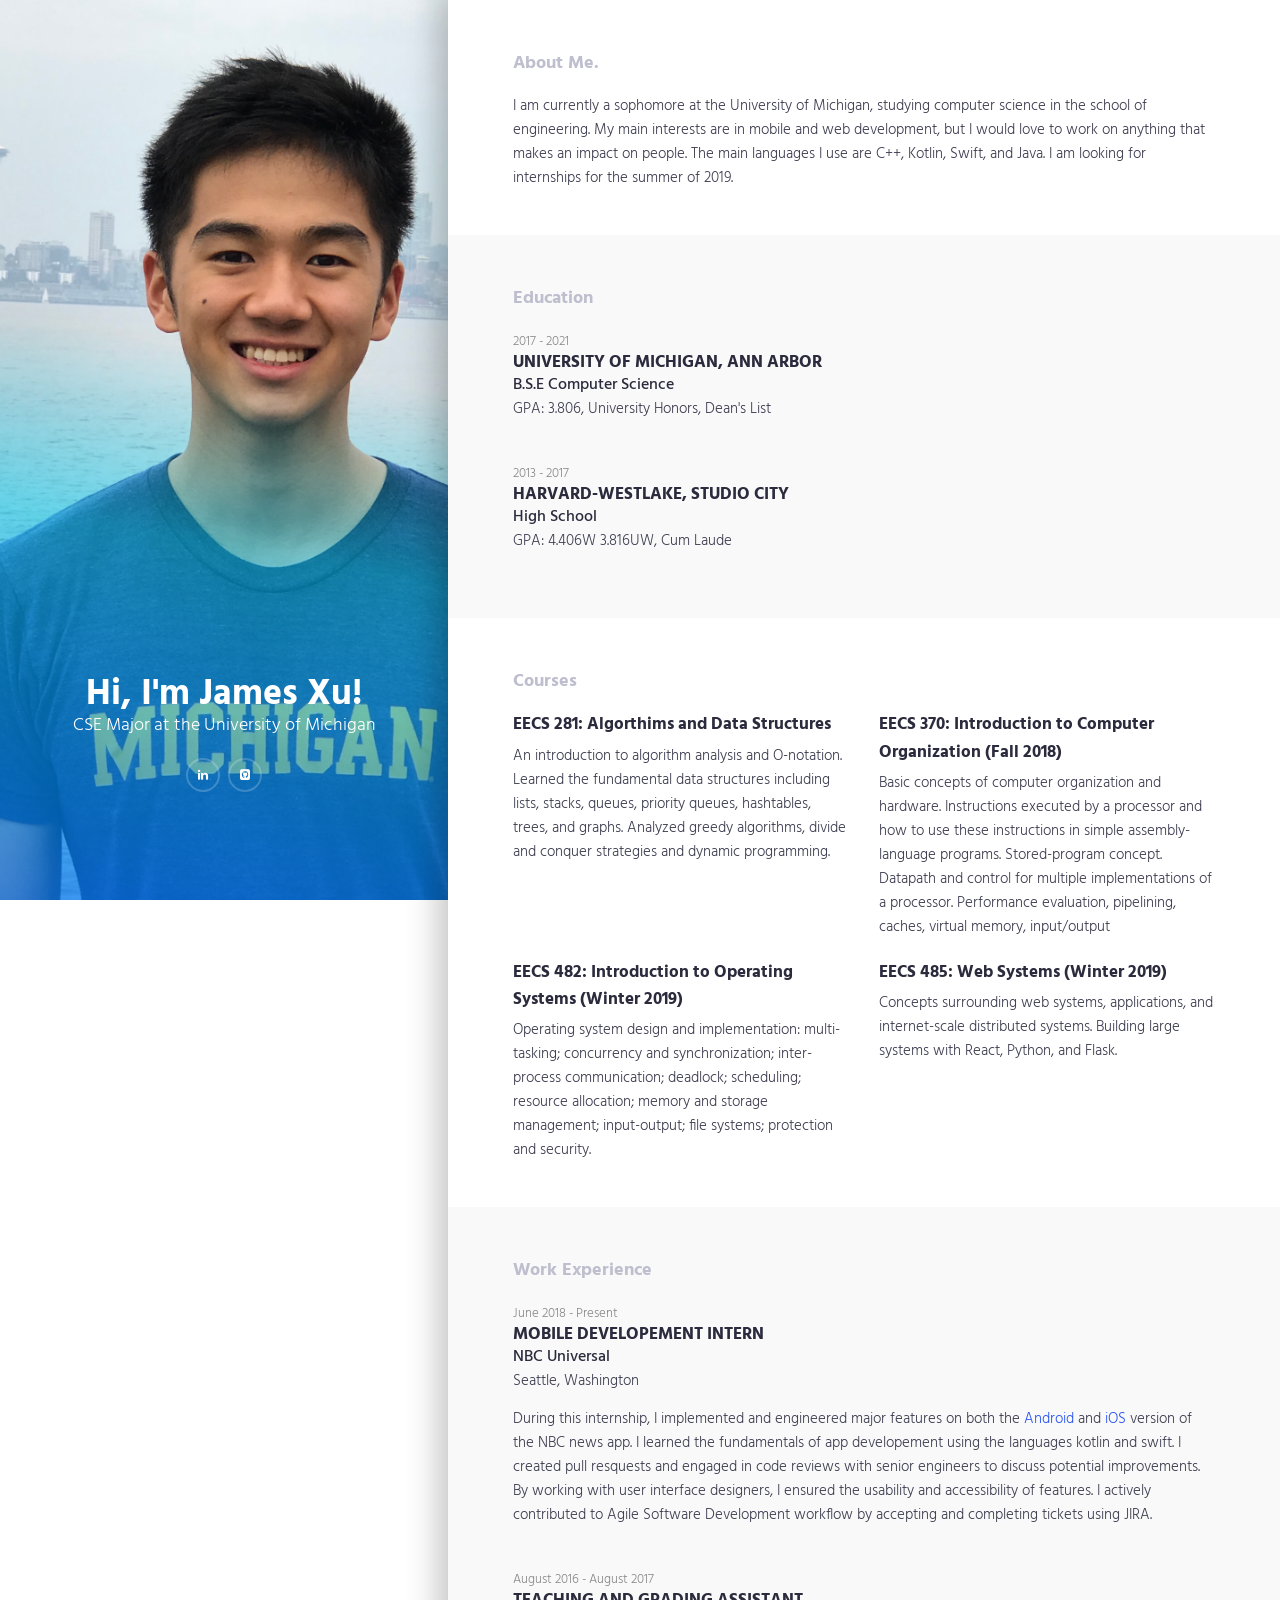
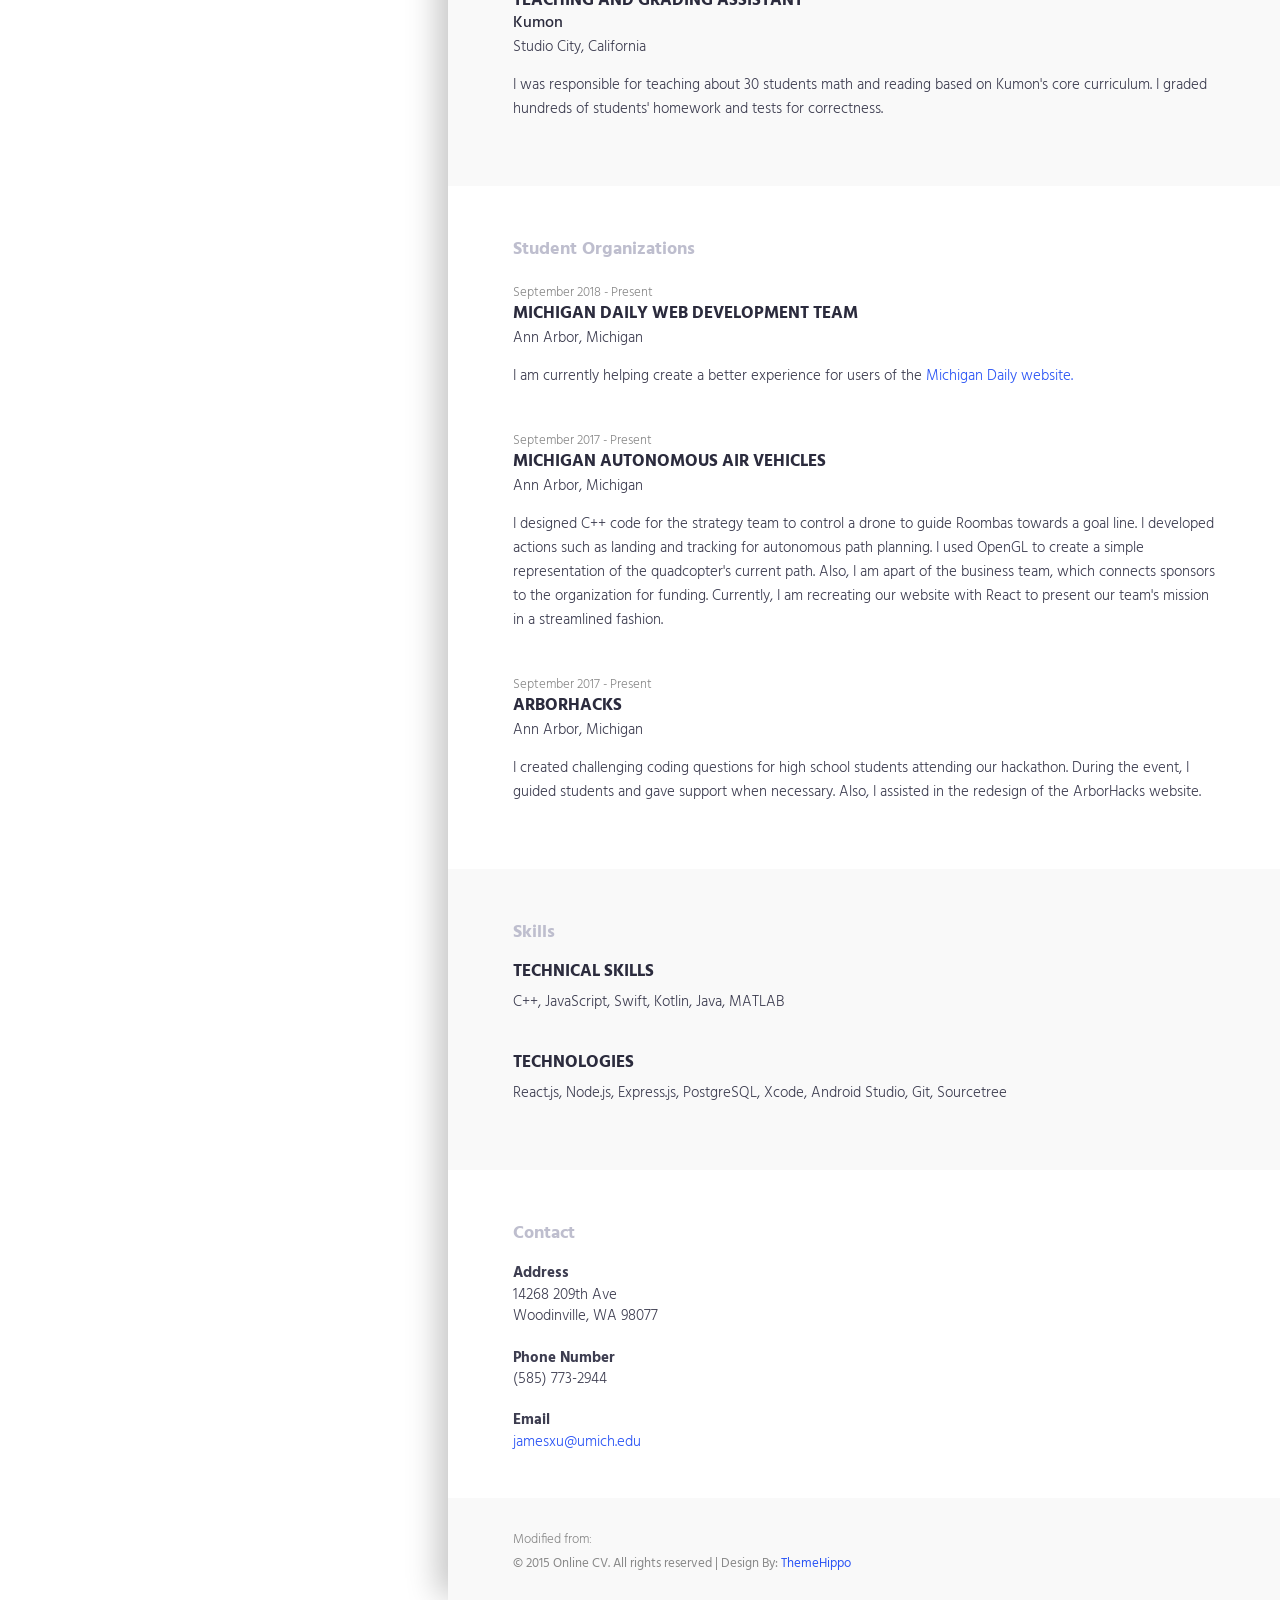
<file: index.html>
<!DOCTYPE html>
<html>
<head>
    <meta charset="utf-8">
    <meta http-equiv="X-UA-Compatible" content="IE=edge">
    <meta name="viewport" content="width=device-width, initial-scale=1">
    <!-- The above 3 meta tags *must* come first in the head; any other head content must come *after* these tags -->
    <title>James Xu</title>

    <!-- favicon -->
    <link href="favicon.png" rel=icon>

    <!-- web-fonts -->
    <link href="https://fonts.googleapis.com/css?family=Hind:300,400,500,600,700" rel="stylesheet">

    <!-- font-awesome -->
    <link href="css/font-awesome.min.css" rel="stylesheet">

    <!-- Bootstrap -->
    <link href="css/bootstrap.min.css" rel="stylesheet">

    <!-- Style CSS -->
    <link href="css/style.css" rel="stylesheet">

    <!-- HTML5 shim and Respond.js for IE8 support of HTML5 elements and media queries -->
    <!-- WARNING: Respond.js doesn't work if you view the page via file:// -->
    <!--[if lt IE 9]>
    <script src="https://oss.maxcdn.com/html5shiv/3.7.2/html5shiv.min.js"></script>
    <script src="https://oss.maxcdn.com/respond/1.4.2/respond.min.js"></script>
    <![endif]-->
</head>
<body id="page-top" data-spy="scroll" data-target=".navbar">
<div id="main-wrapper">
<!-- Page Preloader -->
<div id="preloader">
    <div id="status">
        <div class="status-mes"></div>
    </div>
</div>

<div class="columns-block">
<div class="left-col-block blocks">
    <header class="header">
        <div class="content text-center">
            <h1>Hi, I'm James Xu!</h1>

            <p class="lead">CSE Major at the University of Michigan </p>
            <ul class="social-icon">
                <li><a target = "_blank" href="https://www.linkedin.com/in/jamesxu0/"><i class="fa fa-linkedin" aria-hidden="true"></i></a></li>
                <li><a target = "_blank" href="https://github.com/JamesXuM/"><i class="fa fa-github-square" aria-hidden="true"></i></a></li>
            </ul>
        </div>
        <div class="profile-img"></div>
    </header>
    <!-- .header-->
</div>


<div class="right-col-block blocks">
<section class="intro section-wrapper">
    <div class="container-fluid">
        <div class="row">
            <div class="col-md-12">
                <div class="section-title">
                    <h2>About Me.</h2>
                </div>
            </div>
            <div class="col-md-12">
                <p>
                    I am currently a sophomore at the University of Michigan, studying computer science in the school of engineering. My main interests are in mobile and web development, but I would love to work on anything that makes an impact on people. The main languages I use are C++, Kotlin, Swift, and Java. I am looking for internships for the summer of 2019.

                </p>
            </div>
        </div>
    </div>
</section>

<section class="section-wrapper section-education gray-bg">
    <div class="container-fluid">
        <div class="row">
            <div class="col-md-12">
                <div class="section-title"><h2>Education</h2></div>
            </div>
        </div>
        <!--.row-->
        <div class="row">
            <div class="col-md-12">
                <div class="content-item">
                    <small>2017 - 2021</small>
                    <h3>University of Michigan, Ann Arbor</h3>
                    <h4>B.S.E Computer Science</h4>
                    
                    <p>GPA: 3.806, University Honors, Dean's List</p>
                </div>
                <!-- .experience-item -->
                <div class="content-item">
                    <small>2013 - 2017</small>
                    <h3>Harvard-Westlake, Studio City</h3>
                    <h4>High School</h4>

                    <p>GPA: 4.406W 3.816UW, Cum Laude</p>
                </div>
            </div>
        </div>
        <!--.row-->
    </div>
    <!-- .container-fluid -->

</section>
<!-- .section-education -->

<section class="expertise-wrapper section-wrapper">
    <div class="container-fluid">
        <div class="row">
            <div class="col-md-12">
                <div class="section-title">
                    <h2>Courses</h2>
                </div>
            </div>
        </div>
        <!-- .row -->

        <div class="row">
            <div class="col-md-6">
                <div class="expertise-item">
                    <h3>EECS 281: Algorthims and Data Structures</h3>

                    <p>
                        An introduction to algorithm analysis and O-notation. Learned the fundamental data structures including lists, stacks, queues, priority queues, hashtables, trees, and graphs. Analyzed greedy algorithms, divide and conquer strategies and dynamic programming.
                    </p>
                </div>
            </div>
            <div class="col-md-6">
                <div class="expertise-item">
                    <h3>EECS 370: Introduction to Computer Organization (Fall 2018) </h3>

                    <p>
                        Basic concepts of computer organization and hardware. Instructions executed by a processor and how to use these instructions in simple assembly-language programs. Stored-program concept. Datapath and control for multiple implementations of a processor. Performance evaluation, pipelining, caches, virtual memory, input/output
                    </p>
                </div>
            </div>
        </div>
        <!-- .row -->
        <div class="row">
            <div class="col-md-6">
                <div class="expertise-item">
                    <h3>EECS 482: Introduction to Operating Systems (Winter 2019)</h3>

                    <p>
                        Operating system design and implementation: multi-tasking; concurrency and synchronization; inter-process communication; deadlock; scheduling; resource allocation; memory and storage management; input-output; file systems; protection and security.
                    </p>
                </div>
            </div>

            <div class="col-md-6">
                <div class="expertise-item">
                    <h3>EECS 485: Web Systems (Winter 2019)</h3>

                    <p>
                        Concepts surrounding web systems, applications, and internet-scale distributed systems. Building large systems with React, Python, and Flask. </p>
                </div>
            </div>
        </div>
        <!-- .row -->
    </div>
    <!--.container-fluid-->
</section>
<!-- .expertise-wrapper -->



<section class="section-wrapper section-experience gray-bg">
    <div class="container-fluid">
        <div class="row">
            <div class="col-md-12">
                <div class="section-title"><h2>Work Experience</h2></div>
            </div>
        </div>
        <!--.row-->
        <div class="row">
            <div class="col-md-12">
                <div class="content-item">
                    <small>June 2018 - Present</small>
                    <h3>Mobile Developement Intern</h3>
                    <h4>NBC Universal</h4>
                    <p class="location">Seattle, Washington</p>

                    <p> During this internship, I implemented and engineered major features on both the <a href="https://play.google.com/store/apps/details?id=com.zumobi.msnbc">Android</a> and <a href="https://itunes.apple.com/us/app/nbc-news/id319740707?mt=8">iOS</a> version of the NBC news app. I learned the fundamentals of app developement using the languages kotlin and swift. I created pull resquests and engaged in code reviews with senior engineers to discuss potential improvements. By working with user interface designers, I ensured the usability and accessibility of features. I actively contributed to Agile Software Development workflow by accepting and completing tickets using  JIRA.</p>
                  
                </div>
                <!-- .experience-item -->
                <div class="content-item">
                    <small>August 2016 - August 2017</small>
                    <h3>Teaching and Grading Assistant</h3>
                    <h4>Kumon</h4>

                    <p class="location">Studio City, California</p>
                    <p> I was responsible for teaching about 30 students math and reading based on Kumon's core curriculum. I graded hundreds of students' homework and tests for correctness.

                </div>
              
            </div>
        </div>
        <!--.row-->
    </div>
    <!-- .container-fluid -->

</section>
<!-- .section-experience -->



<section class="section-wrapper section-experience">
    <div class="container-fluid">
        <div class="row">
            <div class="col-md-12">
                <div class="section-title"><h2>Student Organizations</h2></div>
            </div>
        </div>
        <!--.row-->
        <div class="row">
            <div class="col-md-12">
            	<div class="content-item">
                    <small>September 2018 - Present</small>
                    <h3 class="bottom-margin">Michigan Daily Web Development Team</h3>
                    <p class="location">Ann Arbor, Michigan</p>

                    <p> I am currently helping create a better experience for users of the <a href="https://www.michigandaily.com/">Michigan Daily website.</a></p>

                  
                </div>
                <div class="content-item">
                    <small>September 2017 - Present</small>
                    <h3 class="bottom-margin">Michigan Autonomous Air Vehicles</h3>
                    <p class="location">Ann Arbor, Michigan</p>

                    <p> I designed C++ code for the strategy team to control a drone to guide Roombas towards a goal line. I developed actions such as landing and tracking for autonomous path planning. I used OpenGL to create a simple representation of the quadcopter's current path. Also, I am apart of the business team, which connects sponsors to the organization for funding. Currently, I am recreating our website with React to present our team's mission in a streamlined fashion. </p>
                  
                </div>
                <!-- .experience-item -->
                <div class="content-item">
                    <small>September 2017 - Present</small>
                    <h3 class="bottom-margin">ArborHacks</h3>
                    <p class="location">Ann Arbor, Michigan</p>
                    <p> I created challenging coding questions for high school students attending our hackathon. During the event, I guided students and gave support when necessary. Also, I assisted in the redesign of the ArborHacks website. </p>

                </div>
              
            </div>
        </div>
        <!--.row-->
    </div>
    <!-- .container-fluid -->

</section>
<!-- .section-experience -->


<section class="section-wrapper gray-bg">
    <div class="container-fluid">
        <div class="row">
            <div class="col-md-12">
                <div class="section-title"><h2>Skills</h2></div>
            </div>
        </div>
        <!--.row-->
        <div class="row">
            <div class="col-md-12">
                <div class="content-item">
                    
                    <h3>Technical Skills</h3>
                    <p>C++, JavaScript, Swift, Kotlin, Java, MATLAB</p>
                </div>
                <!-- .experience-item -->
                <div class="content-item">
                    <h3>Technologies</h3>
                    <p>React.js, Node.js, Express.js, PostgreSQL, Xcode, Android Studio, Git, Sourcetree</p>
                </div>
            
            </div>
        </div>
        <!--.row-->
    </div>
    <!-- .container-fluid -->

</section>
<!-- .section-education -->

<section class="section-contact section-wrapper">
    <div class="container-fluid">
        <div class="row">
            <div class="col-md-12">
                <div class="section-title">
                    <h2>Contact</h2>
                </div>
            </div>
        </div>
        <!--.row-->
        <div class="row">
            <div class="col-md-12">
                <address>
                    <strong>Address</strong><br>
                    14268 209th Ave<br>
                    Woodinville, WA 98077
                </address>
                <address>
                    <strong>Phone Number</strong><br>
                    (585) 773-2944
                </address>
                <address>
                    <strong>Email</strong><br>
                    <a href="mailto:#">jamesxu@umich.edu</a>
                </address>
            </div>
        </div>
        <!--.row-->
    </div>
    <!--.container-fluid-->
</section>
<!--.section-contact-->

<footer class="footer gray-bg">
    <div class="copyright-section">
        <div class="container-fluid">
            <div class="row">
                <div class="col-md-12">
                    <p id = nobottom> Modified from: </p>
                    <div class="copytext">&copy;  2015 Online CV. All rights reserved | Design By: <a
                            target="_blank" href="https://themehippo.com">ThemeHippo</a></div>
                </div>
            </div>
            <!--.row-->
        </div>
        <!-- .container-fluid -->
    </div>
    <!-- .copyright-section -->
</footer>
<!-- .footer -->
</div>
<!-- .right-col-block -->
</div>
<!-- .columns-block -->
</div>
<!-- #main-wrapper -->

<!-- jquery -->
<script src="js/jquery-2.1.4.min.js"></script>

<!-- Bootstrap -->
<script src="js/bootstrap.min.js"></script>
<script src="js/scripts.js"></script>
</body>
</html>
</file>
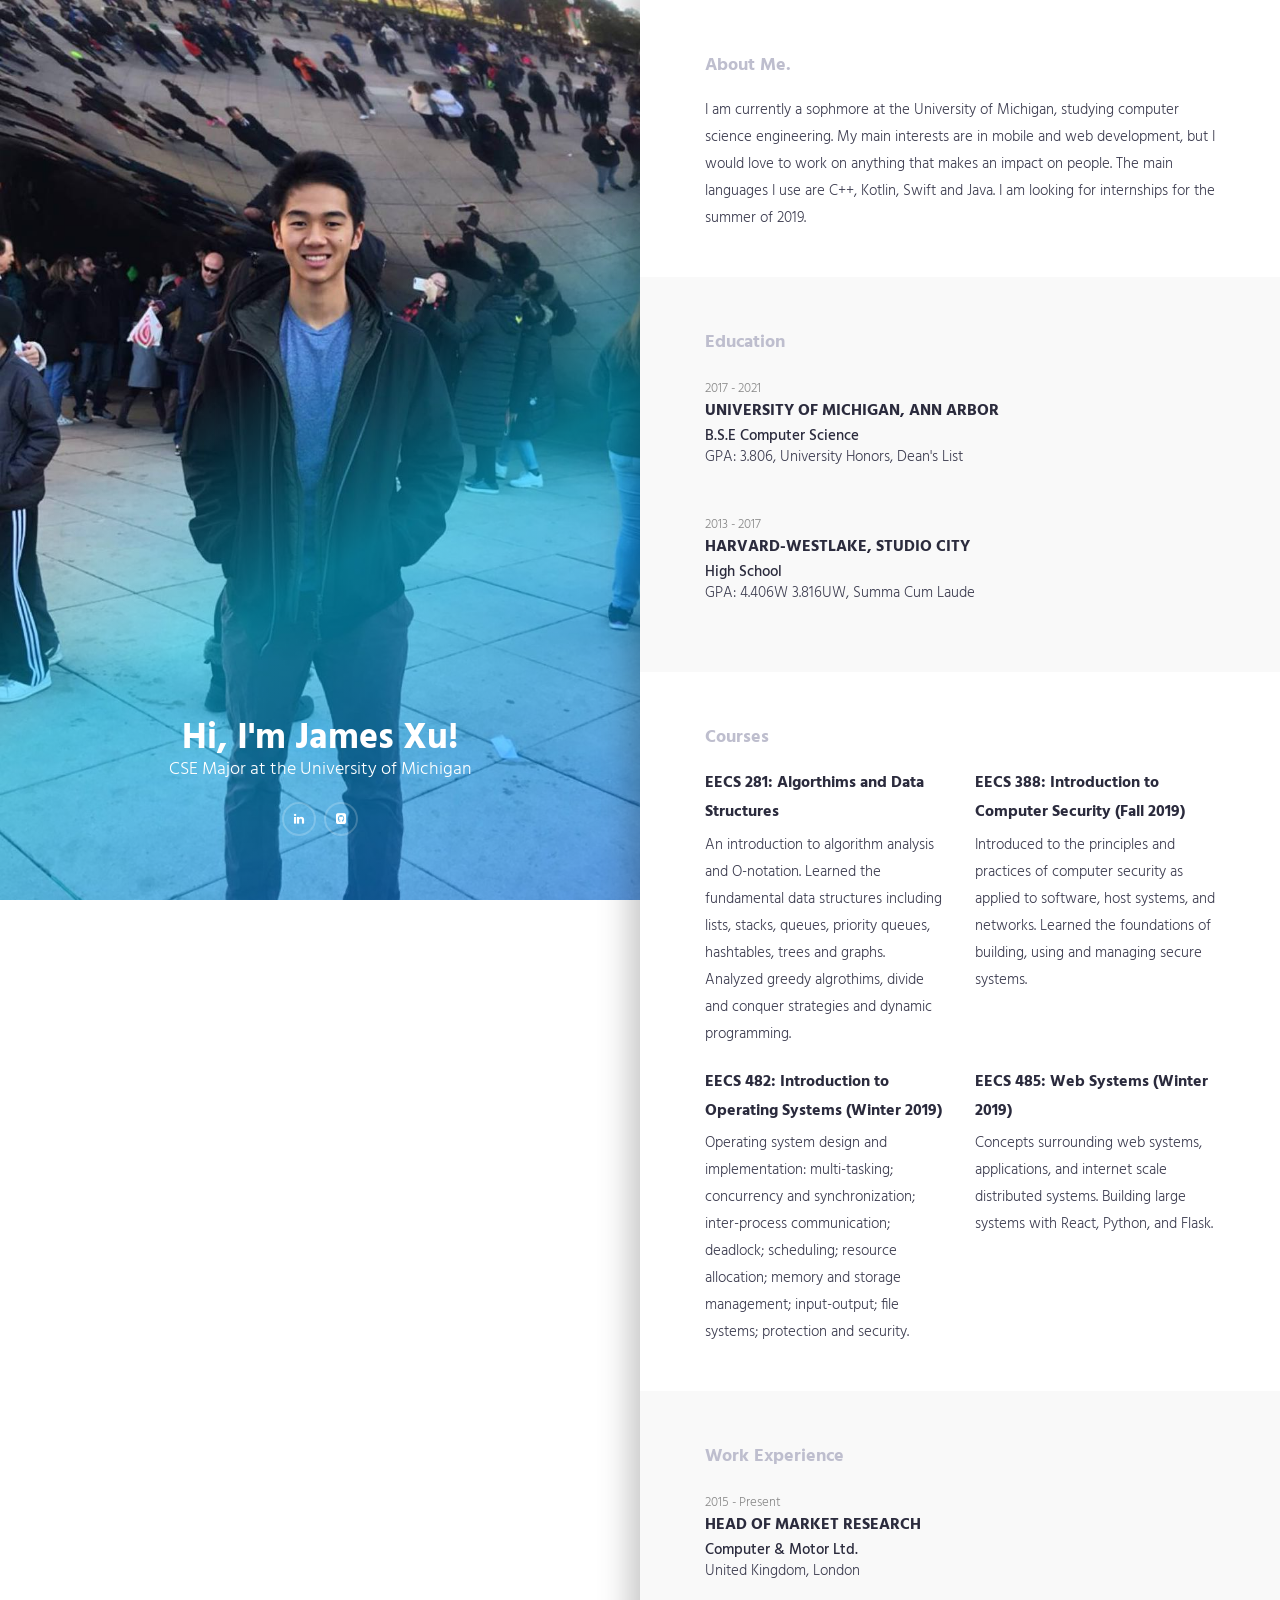
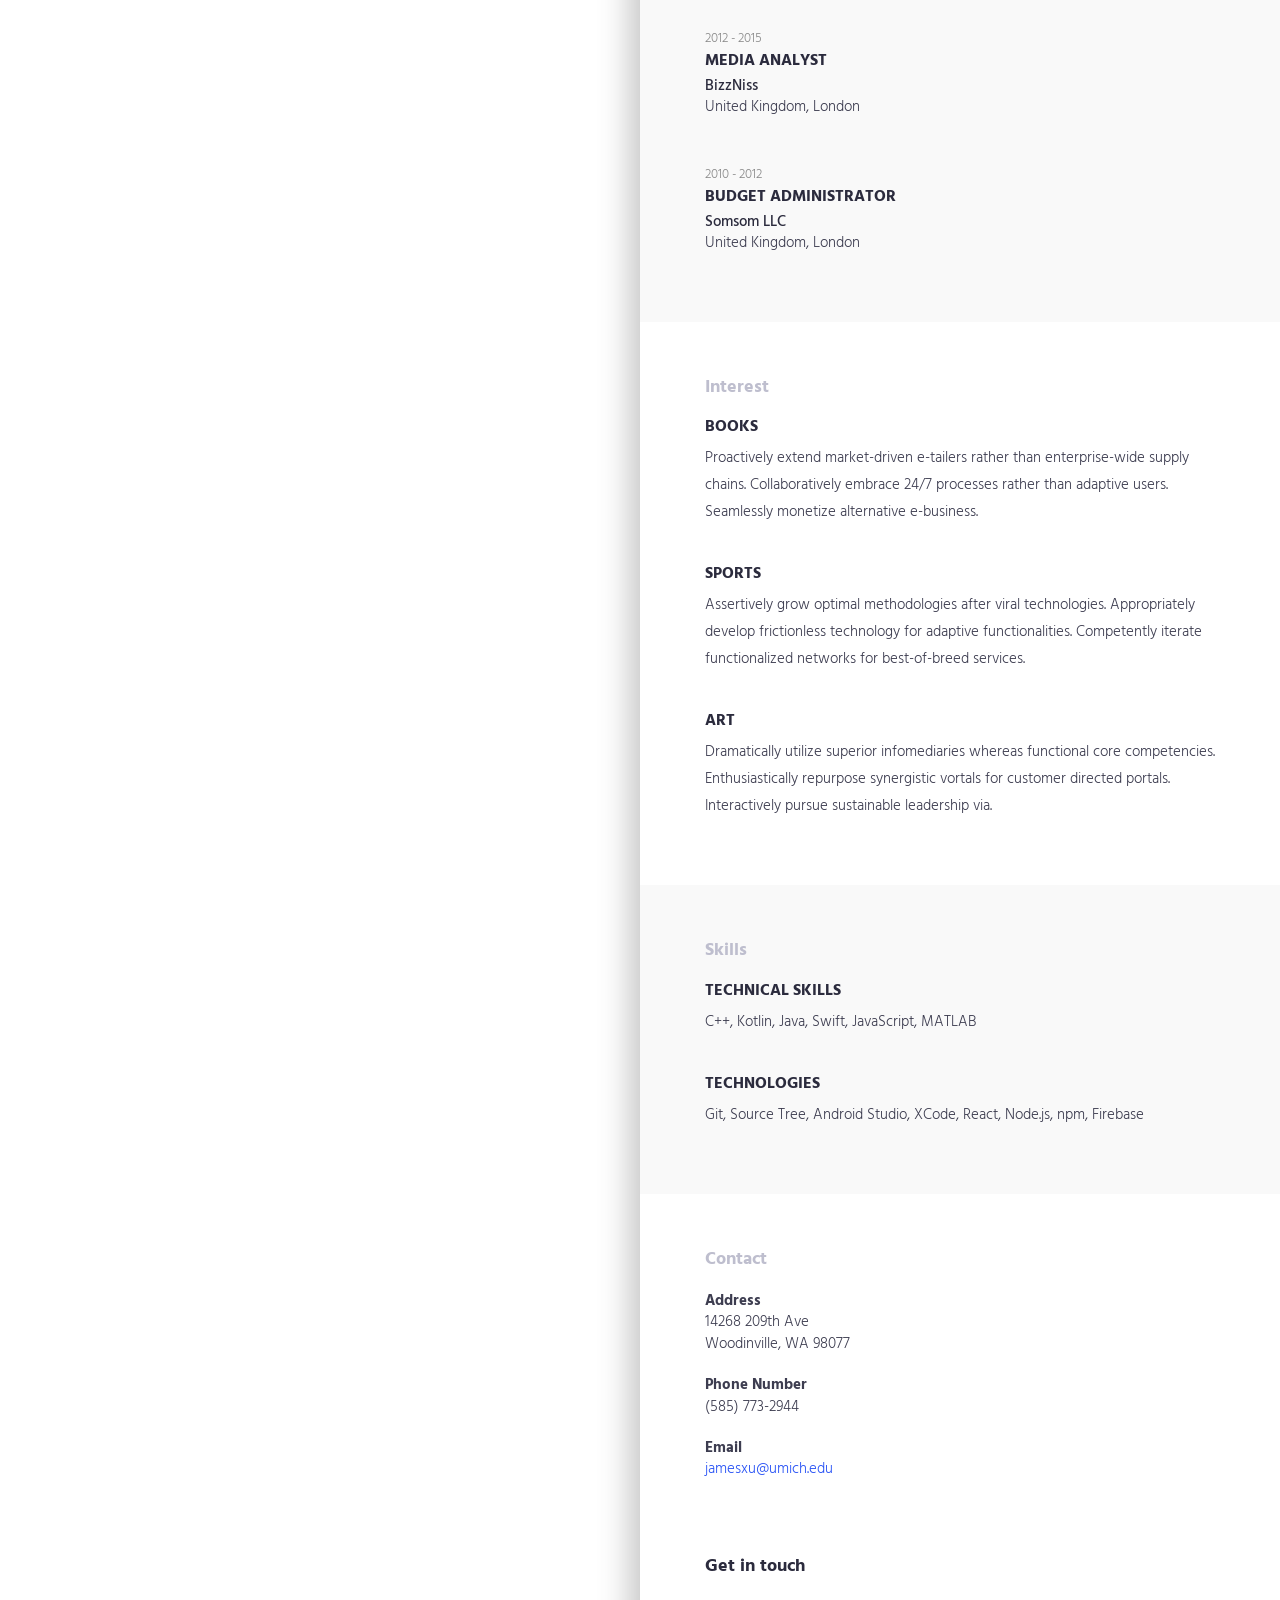
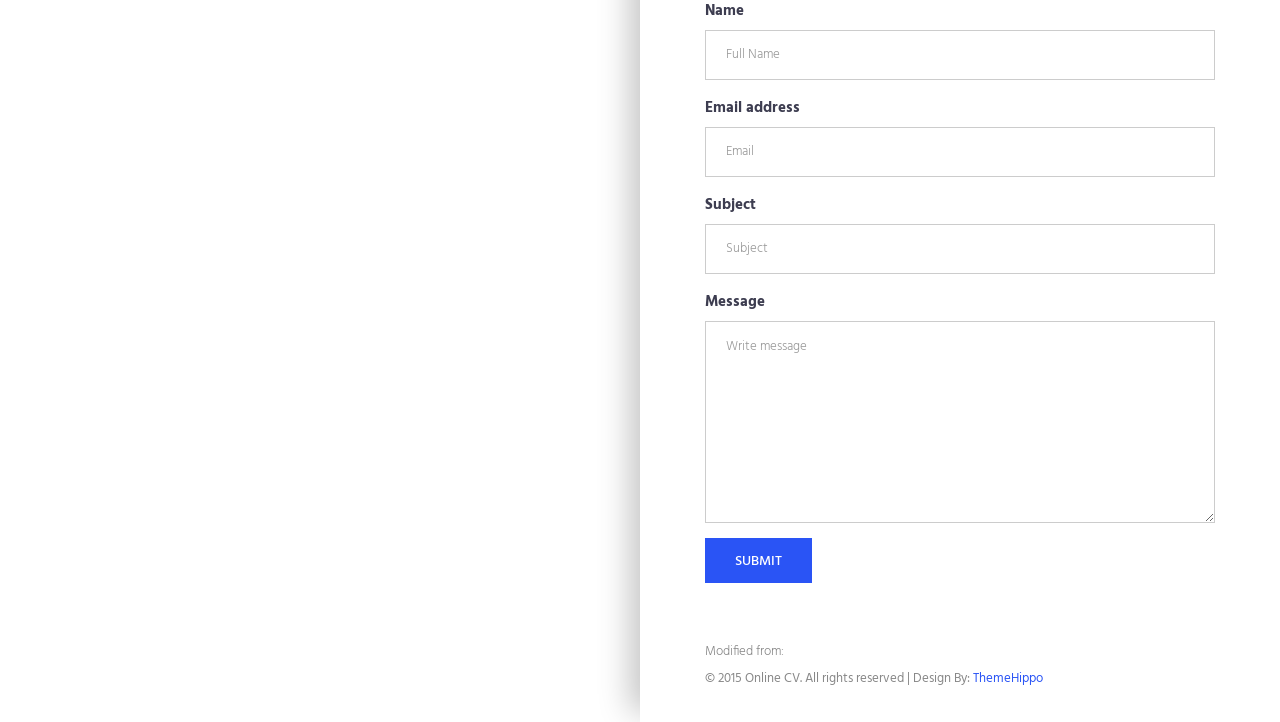
<file: onlinecv-uiCookies/HTML/onlinecv/index.html>
<!DOCTYPE html>
<html>
<head>
    <meta charset="utf-8">
    <meta http-equiv="X-UA-Compatible" content="IE=edge">
    <meta name="viewport" content="width=device-width, initial-scale=1">
    <!-- The above 3 meta tags *must* come first in the head; any other head content must come *after* these tags -->
    <title>James Xu</title>

    <!-- favicon -->
    <link href="favicon.png" rel=icon>

    <!-- web-fonts -->
    <link href="https://fonts.googleapis.com/css?family=Hind:300,400,500,600,700" rel="stylesheet">

    <!-- font-awesome -->
    <link href="css/font-awesome.min.css" rel="stylesheet">

    <!-- Bootstrap -->
    <link href="css/bootstrap.min.css" rel="stylesheet">

    <!-- Style CSS -->
    <link href="css/style.css" rel="stylesheet">

    <!-- HTML5 shim and Respond.js for IE8 support of HTML5 elements and media queries -->
    <!-- WARNING: Respond.js doesn't work if you view the page via file:// -->
    <!--[if lt IE 9]>
    <script src="https://oss.maxcdn.com/html5shiv/3.7.2/html5shiv.min.js"></script>
    <script src="https://oss.maxcdn.com/respond/1.4.2/respond.min.js"></script>
    <![endif]-->
</head>
<body id="page-top" data-spy="scroll" data-target=".navbar">
<div id="main-wrapper">
<!-- Page Preloader -->
<div id="preloader">
    <div id="status">
        <div class="status-mes"></div>
    </div>
</div>

<div class="columns-block">
<div class="left-col-block blocks">
    <header class="header">
        <div class="content text-center">
            <h1>Hi, I'm James Xu!</h1>

            <p class="lead">CSE Major at the University of Michigan </p>
            <ul class="social-icon">
                <li><a target = "_blank" href="https://www.linkedin.com/in/jamesxu0/"><i class="fa fa-linkedin" aria-hidden="true"></i></a></li>
                <li><a target = "_blank" href="https://github.com/JamesXuM/"><i class="fa fa-github-square" aria-hidden="true"></i></a></li>
            </ul>
        </div>
        <div class="profile-img"></div>
    </header>
    <!-- .header-->
</div>


<div class="right-col-block blocks">
<section class="intro section-wrapper">
    <div class="container-fluid">
        <div class="row">
            <div class="col-md-12">
                <div class="section-title">
                    <h2>About Me.</h2>
                </div>
            </div>
            <div class="col-md-12">
                <p>
                    I am currently a sophmore at the University of Michigan, studying computer science engineering. My main interests are in mobile and web development, but I would love to work on anything that makes an impact on people. The main languages I use are C++, Kotlin, Swift and Java. I am looking for internships for the summer of 2019.

                </p>
            </div>
        </div>
    </div>
</section>

<section class="section-wrapper section-education gray-bg">
    <div class="container-fluid">
        <div class="row">
            <div class="col-md-12">
                <div class="section-title"><h2>Education</h2></div>
            </div>
        </div>
        <!--.row-->
        <div class="row">
            <div class="col-md-12">
                <div class="content-item">
                    <small>2017 - 2021</small>
                    <h3>University of Michigan, Ann Arbor</h3>
                    <h4>B.S.E Computer Science</h4>
                    
                    <p>GPA: 3.806, University Honors, Dean's List</p>
                </div>
                <!-- .experience-item -->
                <div class="content-item">
                    <small>2013 - 2017</small>
                    <h3>Harvard-Westlake, Studio City</h3>
                    <h4>High School</h4>

                    <p>GPA: 4.406W 3.816UW, Summa Cum Laude</p>
                </div>
            </div>
        </div>
        <!--.row-->
    </div>
    <!-- .container-fluid -->

</section>
<!-- .section-education -->

<section class="expertise-wrapper section-wrapper">
    <div class="container-fluid">
        <div class="row">
            <div class="col-md-12">
                <div class="section-title">
                    <h2>Courses</h2>
                </div>
            </div>
        </div>
        <!-- .row -->

        <div class="row">
            <div class="col-md-6">
                <div class="expertise-item">
                    <h3>EECS 281: Algorthims and Data Structures</h3>

                    <p>
                        An introduction to algorithm analysis and O-notation. Learned the fundamental data structures including lists, stacks, queues, priority queues, hashtables, trees and graphs. Analyzed greedy algrothims, divide and conquer strategies and dynamic programming.
                    </p>
                </div>
            </div>
            <div class="col-md-6">
                <div class="expertise-item">
                    <h3>EECS 388: Introduction to Computer Security (Fall 2019) </h3>

                    <p>
                        Introduced to the principles and practices of computer security as applied to software, host systems, and networks. Learned the foundations of building, using and managing secure systems.
                    </p>
                </div>
            </div>
        </div>
        <!-- .row -->
        <div class="row">
            <div class="col-md-6">
                <div class="expertise-item">
                    <h3>EECS 482: Introduction to Operating Systems (Winter 2019)</h3>

                    <p>
                        Operating system design and implementation: multi-tasking; concurrency and synchronization; inter-process communication; deadlock; scheduling; resource allocation; memory and storage management; input-output; file systems; protection and security.
                    </p>
                </div>
            </div>

            <div class="col-md-6">
                <div class="expertise-item">
                    <h3>EECS 485: Web Systems (Winter 2019)</h3>

                    <p>
                        Concepts surrounding web systems, applications, and internet scale distributed systems. Building large systems with React, Python, and Flask. </p>
                </div>
            </div>
        </div>
        <!-- .row -->
    </div>
    <!--.container-fluid-->
</section>
<!-- .expertise-wrapper -->



<section class="section-wrapper section-experience gray-bg">
    <div class="container-fluid">
        <div class="row">
            <div class="col-md-12">
                <div class="section-title"><h2>Work Experience</h2></div>
            </div>
        </div>
        <!--.row-->
        <div class="row">
            <div class="col-md-12">
                <div class="content-item">
                    <small>2015 - Present</small>
                    <h3>Head of market research</h3>
                    <h4>Computer & Motor Ltd.</h4>

                    <p>United Kingdom, London</p>
                </div>
                <!-- .experience-item -->
                <div class="content-item">
                    <small>2012 - 2015</small>
                    <h3>Media Analyst</h3>
                    <h4>BizzNiss</h4>

                    <p>United Kingdom, London</p>
                </div>
                <!-- .experience-item -->
                <div class="content-item">
                    <small>2010 - 2012</small>
                    <h3>Budget Administrator</h3>
                    <h4>Somsom LLC</h4>

                    <p>United Kingdom, London</p>
                </div>
                <!-- .experience-item -->
            </div>
        </div>
        <!--.row-->
    </div>
    <!-- .container-fluid -->

</section>
<!-- .section-experience -->



<section class="section-wrapper section-interest">
    <div class="container-fluid">
        <div class="row">
            <div class="col-md-12">
                <div class="section-title">
                    <h2>Interest</h2>
                </div>
            </div>
        </div>
        <!-- .row -->

        <div class="row">
            <div class="col-md-12">
                <div class="content-item">
                    <h3>Books</h3>

                    <p>Proactively extend market-driven e-tailers rather than enterprise-wide supply chains.
                        Collaboratively embrace 24/7 processes rather than adaptive users. Seamlessly monetize
                        alternative e-business.</p>
                </div>
                <div class="content-item">
                    <h3>Sports</h3>

                    <p>Assertively grow optimal methodologies after viral technologies. Appropriately develop
                        frictionless technology for adaptive functionalities. Competently iterate functionalized
                        networks for best-of-breed services.</p>

                </div>
                <div class="content-item">
                    <h3>Art</h3>

                    <p>Dramatically utilize superior infomediaries whereas functional core competencies.
                        Enthusiastically repurpose synergistic vortals for customer directed portals. Interactively
                        pursue sustainable leadership via.</p>
                </div>
            </div>
        </div>
        <!-- .row -->

    </div>
</section>
<!-- .section-publications -->


<section class="section-wrapper gray-bg">
    <div class="container-fluid">
        <div class="row">
            <div class="col-md-12">
                <div class="section-title"><h2>Skills</h2></div>
            </div>
        </div>
        <!--.row-->
        <div class="row">
            <div class="col-md-12">
                <div class="content-item">
                    
                    <h3>Technical Skills</h3>
                    <p>C++, Kotlin, Java, Swift, JavaScript, MATLAB</p>
                </div>
                <!-- .experience-item -->
                <div class="content-item">
                    <h3>Technologies</h3>
                    <p>Git, Source Tree, Android Studio, XCode, React, Node.js, npm, Firebase</p>
                </div>
            
            </div>
        </div>
        <!--.row-->
    </div>
    <!-- .container-fluid -->

</section>
<!-- .section-education -->

<section class="section-contact section-wrapper">
    <div class="container-fluid">
        <div class="row">
            <div class="col-md-12">
                <div class="section-title">
                    <h2>Contact</h2>
                </div>
            </div>
        </div>
        <!--.row-->
        <div class="row">
            <div class="col-md-12">
                <address>
                    <strong>Address</strong><br>
                    14268 209th Ave<br>
                    Woodinville, WA 98077
                </address>
                <address>
                    <strong>Phone Number</strong><br>
                    (585) 773-2944
                </address>
                <address>
                    <strong>Email</strong><br>
                    <a href="mailto:#">jamesxu@umich.edu</a>
                </address>
            </div>
        </div>
        <!--.row-->
        <div class="row">
            <div class="col-md-12">
                <div class="feedback-form">
                    <h2>Get in touch</h2>

                    <form id="contactForm" action="sendemail.php" method="POST">
                        <div class="form-group">
                            <label for="InputName">Name</label>
                            <input type="text" name="name" required="" class="form-control" id="InputName"
                                   placeholder="Full Name">
                        </div>
                        <div class="form-group">
                            <label for="InputEmail">Email address</label>
                            <input type="email" name="email" required="" class="form-control" id="InputEmail"
                                   placeholder="Email">
                        </div>
                        <div class="form-group">
                            <label for="InputSubject">Subject</label>
                            <input type="text" name="subject" class="form-control" id="InputSubject"
                                   placeholder="Subject">
                        </div>
                        <div class="form-group">
                            <label for="message-text" class="control-label">Message</label>
                            <textarea class="form-control" rows="4" required="" name="message" id="message-text"
                                      placeholder="Write message"></textarea>
                        </div>

                        <button type="submit" class="btn btn-primary">Submit</button>
                    </form>
                </div>
                <!-- .feedback-form -->


            </div>
        </div>
    </div>
    <!--.container-fluid-->
</section>
<!--.section-contact-->

<footer class="footer">
    <div class="copyright-section">
        <div class="container-fluid">
            <div class="row">
                <div class="col-md-12">
                    <p id = nobottom> Modified from: </p>
                    <div class="copytext">&copy;  2015 Online CV. All rights reserved | Design By: <a
                            target="_blank" href="https://themehippo.com">ThemeHippo</a></div>
                </div>
            </div>
            <!--.row-->
        </div>
        <!-- .container-fluid -->
    </div>
    <!-- .copyright-section -->
</footer>
<!-- .footer -->
</div>
<!-- .right-col-block -->
</div>
<!-- .columns-block -->
</div>
<!-- #main-wrapper -->

<!-- jquery -->
<script src="js/jquery-2.1.4.min.js"></script>

<!-- Bootstrap -->
<script src="js/bootstrap.min.js"></script>
<script src="js/scripts.js"></script>
</body>
</html>
</file>
<file: css/style.css>
/*
Template Name: Online CV
Description: HTML5 / CSS3 One Page
Version: 1.0
Author: themehippo.com
*/

/*------------------------------------------------------------------
# [Color codes]

# Body  (text): #3a4750
# Heading Color #444444
# Theme Color (link color) #82b541
# Mid grey (sub header) #f4f4f4
# Background Color #ffffff
# -------------------------------------------------------------------*/

body {
    font-family : 'Hind', sans-serif;
    font-size   : 15px;
    line-height : 1.6em;
    color       : #3d3d50;
    font-weight : 300;
    background  : #ffffff;
    }

/* --------------------------------------
 * Global Typography
 *------------------------------------------*/

h1, h2, h3, h4, h5, h6 {
    margin : 0 0 15px;
    color  : #2b2b3d;
    }

h1 {
    font-size   : 26px;
    line-height : 1.6em;
    font-weight : 700;
    }

h2 {
    font-size   : 18px;
    line-height : 1.6em;
    font-weight : 700;
    }

h3 {
    font-size   : 17px;
    line-height : 1.6em;
    font-weight : 500;
    }

h4 {
    font-size   : 16px;
    line-height : 1.6em;
    font-weight : 500;
    }

h5 {
    font-size   : 15px;
    line-height : 1.5em;
    font-weight : 500;
    }

h6 {
    font-size   : 15px;
    line-height : 1.5em;
    }

/* --------------------------------------
 * LINK STYLE
 *------------------------------------------*/
a {
    color              : #2a54f5;
    text-decoration    : none;
    -webkit-transition : all 0.3s ease 0s;
    -moz-transition    : all 0.3s ease 0s;
    -o-transition      : all 0.3s ease 0s;
    transition         : all 0.3s ease 0s;
    }

a,
a:active,
a:focus,
a:active {
    text-decoration : none;
    outline         : none
    }

a:hover,
a:focus {
    text-decoration : none;
    color           : #2a54f5;
    }

p {
    margin-bottom : 20px;
    }

ul {
    margin     : 0;
    padding    : 0;
    list-style : none;
    }

/*------------------
 * Button Style
 *------------------*/
.btn {
    padding        : 14px 30px 11px;
    margin-bottom  : 0;
    font-size      : 14px;
    font-weight    : 500;
    border-radius  : 0;
    border         : 0;
    text-transform : uppercase;
    }

.btn-lg {
    font-weight : 700;
    font-size   : 24px;
    padding     : 15px 30px;
    }

/*btn-primary*/
.btn-primary {
    background-color : #2a54f5;
    }

.btn-primary:hover,
.btn-primary:focus,
.btn-primary:active:focus {
    background : #1e3eb5;
    }

/*btn-default*/
.btn-default {
    color            : #2a54f5;
    background-color : transparent;
    border           : 2px solid #2a54f5;
    }

.btn-default:hover,
.btn-default:focus,
.btn-default:active:focus {
    background   : #2a54f5;
    color        : #ffffff;
    border-color : #2a54f5;
    }

button:focus,
.btn:focus,
.btn:active:focus {
    outline : none;
    }

/* --------------------
 * Column Block
 * -------------------*/

.columns-block {
    flex-wrap         : wrap;
    display           : -webkit-box;
    display           : -moz-box;
    display           : -ms-flexbox;
    display           : -webkit-flex;
    display           : flex;
    -webkit-flex-flow : row wrap;
    justify-content   : space-around;
    }

.blocks {
    box-sizing : border-box;
    }

.left-col-block {
    width      : 35%;
    text-align : center;
    overflow   : hidden;
    position   : fixed;
    left       : 0;
    }

.right-col-block {
    width      : 65%;
    position   : absolute;
    right      : 0;
    box-shadow : -10px -10px 30px rgba(0, 0, 0, 0.23);
    }

@media (max-width : 600px) {
    .left-col-block {
        width    : 100%;
        position : relative;
        }

    .right-col-block {
        width      : 100%;
        position   : relative;
        box-shadow : none;
        }
    }

/* --------------------
 * Section Background
 * -------------------*/

.gray-bg {
    background-color : #f9f9f9;
    }

/* --------------------
 *  main Wrapper
 * -------------------*/
#main-wrapper {
    background : #ffffff;
    overflow   : hidden;
    }

/*-------------------
 * Section Wrapper
 *-------------------*/
.section-wrapper {
    padding : 50px;
    padding-bottom: 25px;
    }

@media (max-width : 480px) {
    .section-wrapper {
        padding : 30px 20px;
        }
    }

/*---------------------------
* Section Title
*---------------------------*/
.section-title {
    margin-bottom : 15px;
    }

.section-title h2 {
    margin-bottom : 5px;
    color         : #bebece;
    }

/*-----------------------------
 * NAVIGATION & HEADER STYLE
 *-------------------------------*/

.header {
    padding        : 0;
    margin         : 0;
    height         : 100vh;
    vertical-align : middle;
    position       : relative;
    }

.header .profile-img {
    position            : absolute;
    top                 : 0;
    left                : 0;
    z-index             : -1;
    width               : 100%;
    height              : 100%;
    background-image    : url(../img/img-profile.jpg);
    background-size     : cover;
    background-position : center top;
    }

.header .profile-img:before {
    content    : "";
    position   : absolute;
    left       : 0;
    top        : 0;
    right      : 0;
    bottom     : 0;
    background : linear-gradient(
            10deg,
            rgba(0, 123, 255, 0.7) 0%,
            rgba(0, 212, 255, 0.5) 40%,
            transparent 60%,
            transparent 100%
    );

    }

.header .content {
    position : absolute;
    bottom   : 0;
    left     : 0;
    right    : 0;
    width    : 100%;
    margin   : 0 auto;
    padding  : 10%;
    padding-bottom: 24%
    }

.header .content h1 {
    font-size   : 36px;
    color       : #ffffff;
    line-height : 1;
    margin      : 0;
    }

.header .content p {
    font-size : 18px;
    color     : #ffffff;
    }

.header .btn {
    margin-top : 40px;
    }

.header .content .social-icon {
    margin  : 0;
    padding : 0;
    display : block;
    }

.header .content .social-icon li {
    display : inline-block;
    margin  : 0 2px;
    }

.header .content .social-icon li a {
    display       : block;
    font-size     : 12px;
    color         : #ffffff;
    width         : 34px;
    height        : 34px;
    line-height   : 33px;
    text-align    : center;
    border-radius : 100%;
    border        : 2px solid rgba(255, 255, 255, .2);
    }

.header .content .social-icon li a:hover {
    border-color : #ffffff;
    }

@media (max-width : 600px) {
    .header .profile-img {
        z-index : 1;
        }

    .header .content {
        z-index : 2;
        }
    }

/*-------------------
 * Intro
 *-------------------*/

.intro {
    }

/*-------------------
 * Expertise
 *-------------------*/
.expertise-item {
    margin-bottom : 20px;
    }

.expertise-item h3 {
    margin-bottom : 5px;
    font-weight   : 700;
    }

/*-------------------
 * Skills Progressbar
 *-------------------*/

.progress-item {
    position : relative;
    }

.progress-item .progress-title {
    font-size     : 15px;
    font-weight   : 400;
    display       : inline-block;
    margin-bottom : 5px;
    }

.progress-item .progress {
    height        : 4px;
    box-shadow    : none;
    border-radius : 5px;
    }

.progress-item .progress-bar {
    background-color : #2a54f5;
    box-shadow       : none;
    text-align       : right;
    }

.progress-item .progress-percent {
    font-size        : 10px;
    background-color : #313131;
    position         : absolute;
    top              : 5px;
    padding          : 0 8px;
    border-radius    : 3px;
    }

.progress-item .progress-percent::before {
    content      : "";
    position     : absolute;
    left         : 0;
    bottom       : -4px;
    border-top   : 6px solid #313131;
    border-right : 8px solid transparent;
    }

/*-------------------
 * Portfolio
 *-------------------*/

.portfolio-item {
    position      : relative;
    display       : block;
    margin-bottom : 30px;
    }

.portfolio-item .portfolio-thumb img {
    height    : auto;
    display   : block;
    max-width : 100%;
    }

.portfolio-item .portfolio-info {
    position   : absolute;
    bottom     : 0;
    padding    : 30px 15px 5px;
    width      : 100%;
    background : -webkit-linear-gradient(
            top,
            transparent 0%,
            rgba(0, 0, 0, 0.5) 100%
    );
    }

.portfolio-item .portfolio-info h3 {
    margin      : 0;
    line-height : 1;
    color       : #ffffff;
    }

.portfolio-item .portfolio-info small {
    color : #ffffff;
    }

.portfolio-item:hover .portfolio-info {
    background : -webkit-linear-gradient(
            top,
            transparent 0%,
            rgba(42, 84, 245, 0.5) 100%
    );
    }

/*-------------------
 * Content Item
 *-------------------*/

.content-item {
    margin-bottom : 40px;
    }

.content-item h3 {
    margin         : 0 0 6px;
    line-height    : 1;
    font-weight    : bold;
    text-transform : uppercase;
    }

.content-item h4 {
    margin      : 0;
    line-height : 1;
    }

.content-item p {
    line-height: 1.6em;
    padding-top: 4px;
    margin-bottom: 0px;
}

.content-item .bottom-margin {
    margin-bottom: 0px;
}

.content-item small {
    color : #888888;
    }

.content-item .location {
    margin-bottom: 10px;
}

/*-------------------
 * Contact
 *-------------------*/

.feedback-form {
    margin-top : 50px;
    }

/*-------------------
 * Form Style
 *-------------------*/
.form-control {
    height        : 50px;
    padding       : 0 20px;
    font-size     : 13px;
    line-height   : 50px;
    color         : #969595;
    border        : 1px solid #cccccc;
    border-radius : 0;
    box-shadow    : none;
    box-sizing    : border-box;
    }

.form-control:focus,
.form-control:active {
    box-shadow : none;
    }

/* --------------------------------------------
 *   Footer
 *---------------------------------------------- */

/* Copyright */

.footer {
    padding : 30px 50px;
    }

.footer .copyright-section {
    font-size : 13px;
    color     : #888888;

    }

.footer .copyright-section .copytext {
    font-weight : 400;
    display     : block;
    }

.footer .copyright-section p {
    margin-bottom: 0px;
}

@media (max-width : 480px) {
    .footer {
        padding : 10px 20px;
        }
    }

/* ====================
 * Preloader
 * ====================*/
#preloader {
    background : rgba(0, 212, 255, 0.5);
    bottom     : 0;
    left       : 0;
    position   : fixed;
    right      : 0;
    top        : 0;
    z-index    : 9999;
    }

#status,
.status-mes {
    background-image    : url(../img/puff.svg);
    background-position : center;
    background-repeat   : no-repeat;
    height              : 200px;
    left                : 50%;
    margin              : -100px 0 0 -100px;
    position            : absolute;
    top                 : 50%;
    width               : 200px;
    }


.status-mes {
    background : none;
    left       : 0;
    margin     : 0;
    text-align : center;
    top        : 65%;
    }
</file>
<file: onlinecv-uiCookies/HTML/onlinecv/css/style.css>
/*
Template Name: Online CV
Description: HTML5 / CSS3 One Page
Version: 1.0
Author: themehippo.com
*/

/*------------------------------------------------------------------
# [Color codes]

# Body  (text): #3a4750
# Heading Color #444444
# Theme Color (link color) #82b541
# Mid grey (sub header) #f4f4f4
# Background Color #ffffff
# -------------------------------------------------------------------*/

body {
    font-family : 'Hind', sans-serif;
    font-size   : 15px;
    line-height : 1.8em;
    color       : #3d3d50;
    font-weight : 300;
    background  : #ffffff;
    }

/* --------------------------------------
 * Global Typography
 *------------------------------------------*/

h1, h2, h3, h4, h5, h6 {
    margin : 0 0 15px;
    color  : #2b2b3d;
    }

h1 {
    font-size   : 26px;
    line-height : 1.8em;
    font-weight : 700;
    }

h2 {
    font-size   : 18px;
    line-height : 1.8em;
    font-weight : 700;
    }

h3 {
    font-size   : 16px;
    line-height : 1.8em;
    font-weight : 500;
    }

h4 {
    font-size   : 15px;
    line-height : 1.8em;
    font-weight : 500;
    }

h5 {
    font-size   : 15px;
    line-height : 1.5em;
    font-weight : 500;
    }

h6 {
    font-size   : 15px;
    line-height : 1.5em;
    }

/* --------------------------------------
 * LINK STYLE
 *------------------------------------------*/
a {
    color              : #2a54f5;
    text-decoration    : none;
    -webkit-transition : all 0.3s ease 0s;
    -moz-transition    : all 0.3s ease 0s;
    -o-transition      : all 0.3s ease 0s;
    transition         : all 0.3s ease 0s;
    }

a,
a:active,
a:focus,
a:active {
    text-decoration : none;
    outline         : none
    }

a:hover,
a:focus {
    text-decoration : none;
    color           : #2a54f5;
    }

p {
    margin-bottom : 20px;
    }

ul {
    margin     : 0;
    padding    : 0;
    list-style : none;
    }

/*------------------
 * Button Style
 *------------------*/
.btn {
    padding        : 14px 30px 11px;
    margin-bottom  : 0;
    font-size      : 14px;
    font-weight    : 500;
    border-radius  : 0;
    border         : 0;
    text-transform : uppercase;
    }

.btn-lg {
    font-weight : 700;
    font-size   : 24px;
    padding     : 15px 30px;
    }

/*btn-primary*/
.btn-primary {
    background-color : #2a54f5;
    }

.btn-primary:hover,
.btn-primary:focus,
.btn-primary:active:focus {
    background : #1e3eb5;
    }

/*btn-default*/
.btn-default {
    color            : #2a54f5;
    background-color : transparent;
    border           : 2px solid #2a54f5;
    }

.btn-default:hover,
.btn-default:focus,
.btn-default:active:focus {
    background   : #2a54f5;
    color        : #ffffff;
    border-color : #2a54f5;
    }

button:focus,
.btn:focus,
.btn:active:focus {
    outline : none;
    }

/* --------------------
 * Column Block
 * -------------------*/

.columns-block {
    flex-wrap         : wrap;
    display           : -webkit-box;
    display           : -moz-box;
    display           : -ms-flexbox;
    display           : -webkit-flex;
    display           : flex;
    -webkit-flex-flow : row wrap;
    justify-content   : space-around;
    }

.blocks {
    box-sizing : border-box;
    }

.left-col-block {
    width      : 50%;
    text-align : center;
    overflow   : hidden;
    position   : fixed;
    left       : 0;
    }

.right-col-block {
    width      : 50%;
    position   : absolute;
    right      : 0;
    box-shadow : -10px -10px 30px rgba(0, 0, 0, 0.23);
    }

@media (max-width : 600px) {
    .left-col-block {
        width    : 100%;
        position : relative;
        }

    .right-col-block {
        width      : 100%;
        position   : relative;
        box-shadow : none;
        }
    }

/* --------------------
 * Section Background
 * -------------------*/

.gray-bg {
    background-color : #f9f9f9;
    }

/* --------------------
 *  main Wrapper
 * -------------------*/
#main-wrapper {
    background : #ffffff;
    overflow   : hidden;
    }

/*-------------------
 * Section Wrapper
 *-------------------*/
.section-wrapper {
    padding : 50px;
    padding-bottom: 25px;
    }

@media (max-width : 480px) {
    .section-wrapper {
        padding : 30px 20px;
        }
    }

/*---------------------------
* Section Title
*---------------------------*/
.section-title {
    margin-bottom : 15px;
    }

.section-title h2 {
    margin-bottom : 5px;
    color         : #bebece;
    }

/*-----------------------------
 * NAVIGATION & HEADER STYLE
 *-------------------------------*/

.header {
    padding        : 0;
    margin         : 0;
    height         : 100vh;
    vertical-align : middle;
    position       : relative;
    }

.header .profile-img {
    position            : absolute;
    top                 : 0;
    left                : 0;
    z-index             : -1;
    width               : 100%;
    height              : 100%;
    background-image    : url(../img/img-profile.jpg);
    background-size     : cover;
    background-position : center top;
    }

.header .profile-img:before {
    content    : "";
    position   : absolute;
    left       : 0;
    top        : 0;
    right      : 0;
    bottom     : 0;
    background : linear-gradient(
            -30deg,
            rgba(0, 123, 255, 0.5) 0%,
            rgba(0, 212, 255, 0.5) 40%,
            transparent 60%,
            transparent 100%
    );

    }

.header .content {
    position : absolute;
    bottom   : 0;
    left     : 0;
    right    : 0;
    width    : 100%;
    margin   : 0 auto;
    padding  : 10%;
    }

.header .content h1 {
    font-size   : 36px;
    color       : #ffffff;
    line-height : 1;
    margin      : 0;
    }

.header .content p {
    font-size : 18px;
    color     : #ffffff;
    }

.header .btn {
    margin-top : 40px;
    }

.header .content .social-icon {
    margin  : 0;
    padding : 0;
    display : block;
    }

.header .content .social-icon li {
    display : inline-block;
    margin  : 0 2px;
    }

.header .content .social-icon li a {
    display       : block;
    font-size     : 12px;
    color         : #ffffff;
    width         : 34px;
    height        : 34px;
    line-height   : 33px;
    text-align    : center;
    border-radius : 100%;
    border        : 2px solid rgba(255, 255, 255, .2);
    }

.header .content .social-icon li a:hover {
    border-color : #ffffff;
    }

@media (max-width : 600px) {
    .header .profile-img {
        z-index : 1;
        }

    .header .content {
        z-index : 2;
        }
    }

/*-------------------
 * Intro
 *-------------------*/

.intro {
    }

/*-------------------
 * Expertise
 *-------------------*/
.expertise-item {
    margin-bottom : 20px;
    }

.expertise-item h3 {
    margin-bottom : 5px;
    font-weight   : 700;
    }

/*-------------------
 * Skills Progressbar
 *-------------------*/

.progress-item {
    position : relative;
    }

.progress-item .progress-title {
    font-size     : 15px;
    font-weight   : 400;
    display       : inline-block;
    margin-bottom : 5px;
    }

.progress-item .progress {
    height        : 4px;
    box-shadow    : none;
    border-radius : 5px;
    }

.progress-item .progress-bar {
    background-color : #2a54f5;
    box-shadow       : none;
    text-align       : right;
    }

.progress-item .progress-percent {
    font-size        : 10px;
    background-color : #313131;
    position         : absolute;
    top              : 5px;
    padding          : 0 8px;
    border-radius    : 3px;
    }

.progress-item .progress-percent::before {
    content      : "";
    position     : absolute;
    left         : 0;
    bottom       : -4px;
    border-top   : 6px solid #313131;
    border-right : 8px solid transparent;
    }

/*-------------------
 * Portfolio
 *-------------------*/

.portfolio-item {
    position      : relative;
    display       : block;
    margin-bottom : 30px;
    }

.portfolio-item .portfolio-thumb img {
    height    : auto;
    display   : block;
    max-width : 100%;
    }

.portfolio-item .portfolio-info {
    position   : absolute;
    bottom     : 0;
    padding    : 30px 15px 5px;
    width      : 100%;
    background : -webkit-linear-gradient(
            top,
            transparent 0%,
            rgba(0, 0, 0, 0.5) 100%
    );
    }

.portfolio-item .portfolio-info h3 {
    margin      : 0;
    line-height : 1;
    color       : #ffffff;
    }

.portfolio-item .portfolio-info small {
    color : #ffffff;
    }

.portfolio-item:hover .portfolio-info {
    background : -webkit-linear-gradient(
            top,
            transparent 0%,
            rgba(42, 84, 245, 0.5) 100%
    );
    }

/*-------------------
 * Content Item
 *-------------------*/

.content-item {
    margin-bottom : 40px;
    }

.content-item h3 {
    margin         : 0 0 10px;
    line-height    : 1;
    font-weight    : bold;
    text-transform : uppercase;
    }

.content-item h4 {
    margin      : 0;
    line-height : 1;
    }

.content-item p {
    line-height: 1
    padding-top: 5px;
}

.content-item small {
    color : #888888;
    }

/*-------------------
 * Contact
 *-------------------*/

.feedback-form {
    margin-top : 50px;
    }

/*-------------------
 * Form Style
 *-------------------*/
.form-control {
    height        : 50px;
    padding       : 0 20px;
    font-size     : 13px;
    line-height   : 50px;
    color         : #969595;
    border        : 1px solid #cccccc;
    border-radius : 0;
    box-shadow    : none;
    box-sizing    : border-box;
    }

.form-control:focus,
.form-control:active {
    box-shadow : none;
    }

/* --------------------------------------------
 *   Footer
 *---------------------------------------------- */

/* Copyright */

.footer {
    padding : 30px 50px;
    }

.footer .copyright-section {
    font-size : 13px;
    color     : #888888;

    }

.footer .copyright-section .copytext {
    font-weight : 400;
    display     : block;
    }

.footer .copyright-section p {
    margin-bottom: 0px;
}

@media (max-width : 480px) {
    .footer {
        padding : 10px 20px;
        }
    }

/* ====================
 * Preloader
 * ====================*/
#preloader {
    background : rgba(0, 212, 255, 0.5);
    bottom     : 0;
    left       : 0;
    position   : fixed;
    right      : 0;
    top        : 0;
    z-index    : 9999;
    }

#status,
.status-mes {
    background-image    : url(../img/puff.svg);
    background-position : center;
    background-repeat   : no-repeat;
    height              : 200px;
    left                : 50%;
    margin              : -100px 0 0 -100px;
    position            : absolute;
    top                 : 50%;
    width               : 200px;
    }


.status-mes {
    background : none;
    left       : 0;
    margin     : 0;
    text-align : center;
    top        : 65%;
    }
</file>
